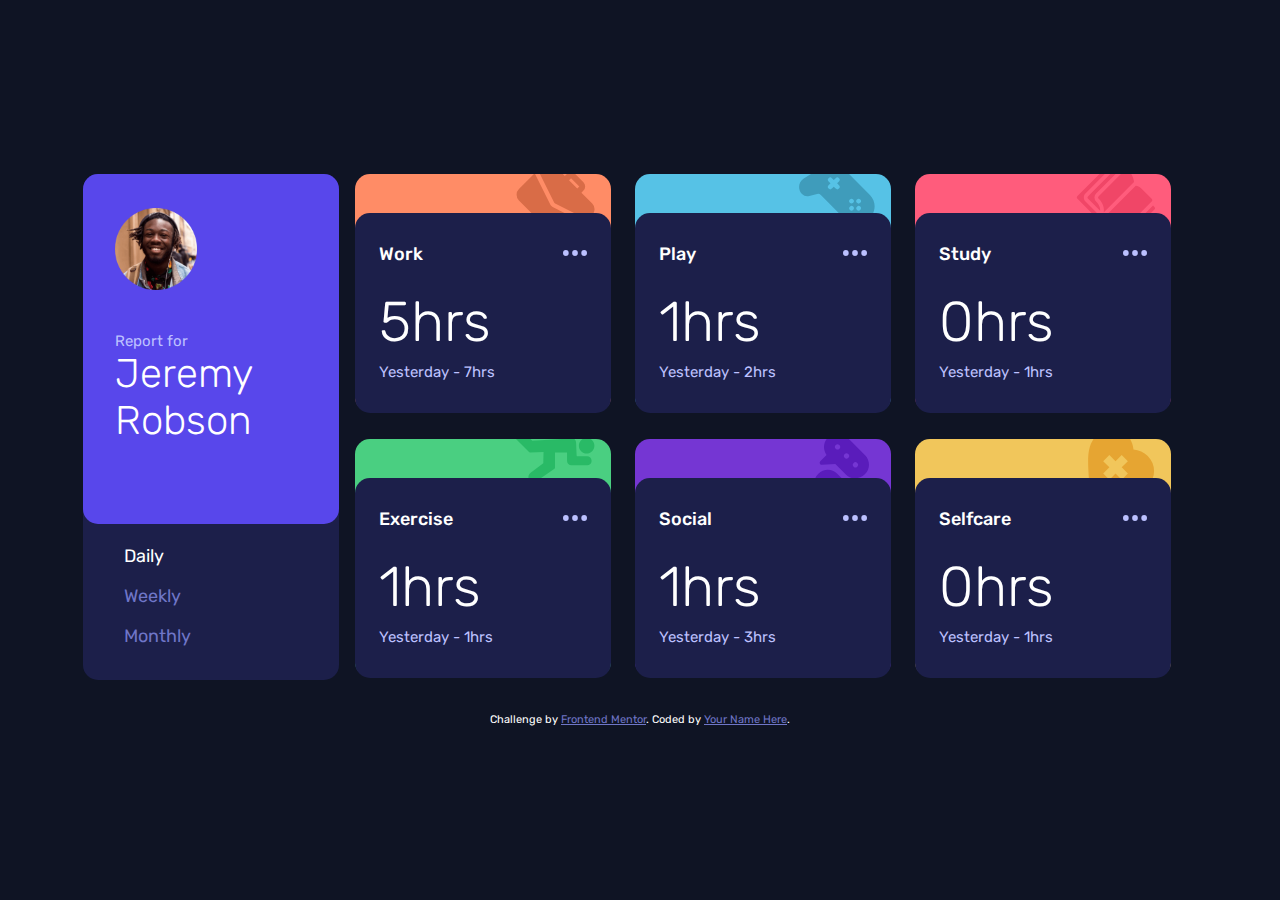
<file: index.html>
<!DOCTYPE html>
<html lang="en">
  <head>
    <meta charset="UTF-8" />
    <meta name="viewport" content="width=device-width, initial-scale=1.0" />
    <!-- displays site properly based on user's device -->

    <link
      rel="icon"
      type="image/png"
      sizes="32x32"
      href="./images/favicon-32x32.png"
    />
    <link rel="stylesheet" href="./css/style.css" />
    <link
      rel="stylesheet"
      href="https://fonts.googleapis.com/css?family=Rubik:300,400,500"
    />
    <title>Frontend Mentor | Time tracking dashboard</title>
  </head>
  <body>
    <script type="module" src="./components/user/user.component.js"></script>
    <script
      type="module"
      src="./components/activity/activity.component.js"
    ></script>

    <div class="wrapper">
      <header>
        <custom-user active="daily"></custom-user>
      </header>

      <main>
        <custom-activity
          id="work"
          title="Work"
          background="work"
          icon="./images/icon-work.svg"
        ></custom-activity>

        <custom-activity
          id="play"
          title="Play"
          background="play"
          icon="./images/icon-play.svg"
        ></custom-activity>

        <custom-activity
          id="study"
          title="Study"
          background="study"
          icon="./images/icon-study.svg"
        ></custom-activity>

        <custom-activity
          id="exercise"
          title="Exercise"
          background="exercise"
          icon="./images/icon-exercise.svg"
        ></custom-activity>

        <custom-activity
          id="social"
          title="Social"
          background="social"
          icon="./images/icon-social.svg"
        ></custom-activity>

        <custom-activity
          id="selfcare"
          title="Selfcare"
          background="selfcare"
          icon="./images/icon-self-care.svg"
        ></custom-activity>
      </main>
    </div>

    <footer class="attribution">
      Challenge by
      <a href="https://www.frontendmentor.io?ref=challenge" target="_blank"
        >Frontend Mentor</a
      >. Coded by <a href="#">Your Name Here</a>.
    </footer>

    <script src="app.js"></script>
  </body>
</html>
</file>
<file: css/style.css>
@import "root.css";
@import "helpers.css";

* {
  margin: 0;
  padding: 0;
  box-sizing: border-box;
  font-family: Rubik, serif;
  color: var(--color-white);
}

body {
  min-height: 100vh;
  background: var(--color-blue--verydark);
  padding: 5.0625rem 1.5rem;
  display: flex;
  flex-direction: column;
  justify-content: center;
  align-items: center;
}

.attribution {
  margin-top: 3em;
  font-size: 11px;
  text-align: center;
}
.attribution a {
  color: var(--color-blue--desaturated);
}

main {
  padding-top: 2rem;
  display: flex;
  flex-direction: column;
  gap: 1.5rem;
}

.wrapper {
  display: flex;
  flex-direction: column;
}

@media only screen and (min-width: 600px) {
  .wrapper {
    display: flex;
    flex-direction: row;
    gap: 1rem;
    max-width: 1114px;
  }
  main {
    padding: 0;
    flex-direction: row;
    flex-wrap: wrap;
  }
}
</file>
